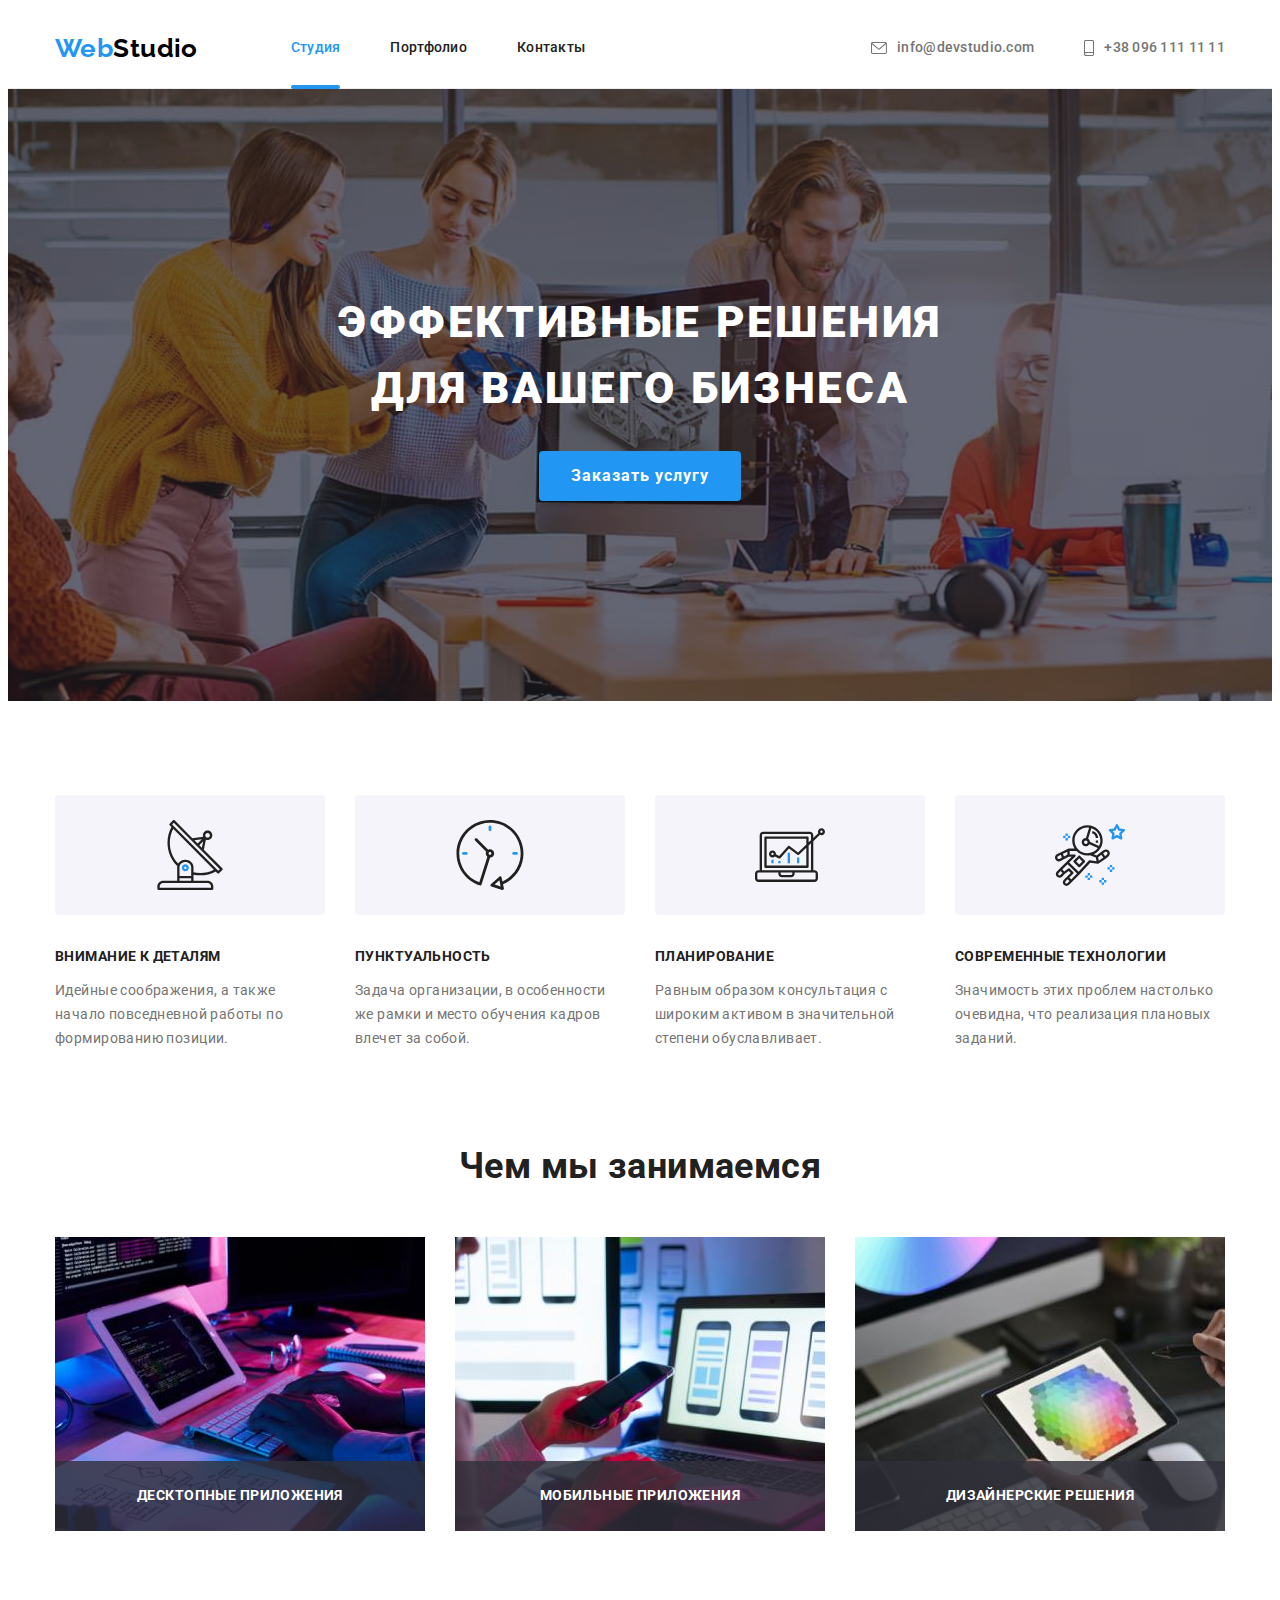
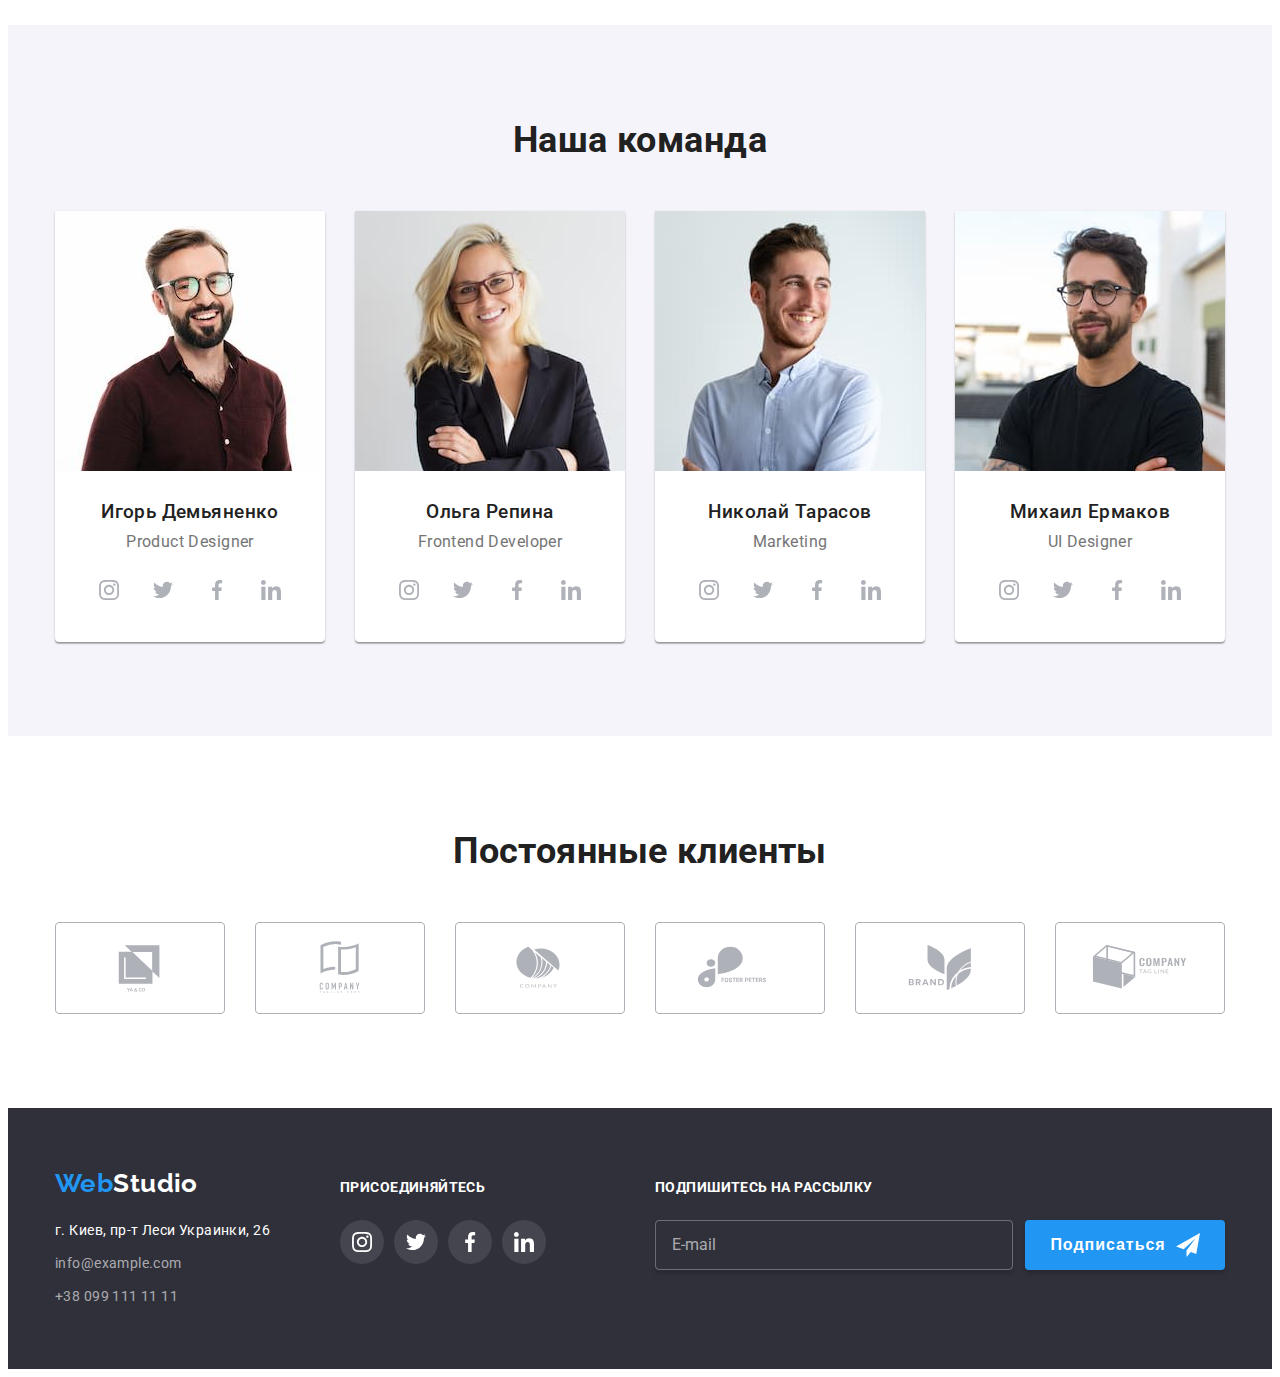
<file: index.html>
<!DOCTYPE html>
<html lang="ru">
  <head>
    <meta charset="UTF-8" />
    <meta http-equiv="X-UA-Compatible" content="IE=edge" />
    <meta name="viewport" content="width=device-width, initial-scale=1.0" />
    <title>Студия_ВМ</title>

    <link rel="preconnect" href="https://fonts.googleapis.com" />
    <link rel="preconnect" href="https://fonts.gstatic.com" crossorigin />
    <link
      href="https://fonts.googleapis.com/css2?family=Raleway:wght@700&family=Roboto:wght@400;500;700;900&display=swap"
      rel="stylesheet"
    />

    <link
      rel="stylesheet"
      href="https://cdnjs.cloudflare.com/ajax/libs/modern-normalize/1.1.0/modern-normalize.min.css"
      integrity="sha512-wpPYUAdjBVSE4KJnH1VR1HeZfpl1ub8YT/NKx4PuQ5NmX2tKuGu6U/JRp5y+Y8XG2tV+wKQpNHVUX03MfMFn9Q=="
      crossorigin="anonymous"
      referrerpolicy="no-referrer"
    />

    <link rel="stylesheet" href="./css/styles.css" />
  </head>
  <body>
    <header class="header">
      <div class="header-menu container">
        <a href="./index.html" class="logo"
          >Web<span class="accent-logo">Studio</span></a
        >
        <nav>
          <ul class="site-nav">
            <li class="nav-item">
              <a href="./index.html" class="nav-link current">Студия</a>
            </li>
            <li class="nav-item">
              <a href="./portfolio.html" class="nav-link">Портфолио</a>
            </li>
            <li class="nav-item">
              <a href="" class="nav-link">Контакты</a>
            </li>
          </ul>
        </nav>
        <ul class="contacts-nav">
          <li class="nav-item">
            <a href="mailto:info@devstudio.com" class="nav-link contacts-color">
              <svg class="nav-icon" width="16px" height="12px">
                <use href="./img/icons.svg#envelope"></use>
              </svg>
              info@devstudio.com</a
            >
          </li>
          <li class="nav-item">
            <a href="tel:+380961111111" class="nav-link contacts-color">
              <svg class="nav-icon" width="10px" height="16px">
                <use href="./img/icons.svg#smartphone"></use>
              </svg>
              +38 096 111 11 11</a
            >
          </li>
        </ul>
      </div>
    </header>
    <main>
      <!-- hero -->
      <section class="hero">
        <div class="container">
          <h1 class="hero-title">Эффективные решения для вашего бизнеса</h1>
          <button class="hero-button" type="button" data-modal-open>
            Заказать услугу
          </button>
        </div>
      </section>
      <!-- benefits -->
      <section class="section">
        <div class="container">
          <h2 class="visually-hidden">Наши преимущества</h2>
          <ul class="benefits-list">
            <li class="benefits-item">
              <div class="benefits-icon-bg">
                <svg class="benefits-icon">
                  <use href="./img/icons.svg#antenna"></use>
                </svg>
              </div>
              <h3 class="benefits-title">Внимание к деталям</h3>
              <p class="benefits-text">
                Идейные соображения, а также начало повседневной работы по
                формированию позиции.
              </p>
            </li>
            <li class="benefits-item">
              <div class="benefits-icon-bg">
                <svg class="benefits-icon">
                  <use href="./img/icons.svg#clock"></use>
                </svg>
              </div>
              <h3 class="benefits-title">Пунктуальность</h3>
              <p class="benefits-text">
                Задача организации, в особенности же рамки и место обучения
                кадров влечет за собой.
              </p>
            </li>
            <li class="benefits-item">
              <div class="benefits-icon-bg">
                <svg class="benefits-icon">
                  <use href="./img/icons.svg#diagram"></use>
                </svg>
              </div>
              <h3 class="benefits-title">Планирование</h3>
              <p class="benefits-text">
                Равным образом консультация с широким активом в значительной
                степени обуславливает.
              </p>
            </li>
            <li class="benefits-item">
              <div class="benefits-icon-bg">
                <svg class="benefits-icon">
                  <use href="./img/icons.svg#astronaut"></use>
                </svg>
              </div>
              <h3 class="benefits-title">Современные технологии</h3>
              <p class="benefits-text">
                Значимость этих проблем настолько очевидна, что реализация
                плановых заданий.
              </p>
            </li>
          </ul>
        </div>
      </section>
      <!-- doing -->
      <section class="doing section">
        <div class="container">
          <h2 class="title-second">Чем мы занимаемся</h2>
          <ul class="doing-list">
            <li class="doing-item">
              <img
                src="./img/keyboard.jpg"
                alt="верстаем сайт"
                width="370"
                height="294"
              />
              <div class="doing-label">
                <p class="doing-label-text">Десктопные приложения</p>
              </div>
            </li>
            <li class="doing-item">
              <img
                src="./img/smartphone.jpg"
                alt="оптимизируем под мобильные устройства"
                width="370"
                height="294"
              />
              <div class="doing-label">
                <p class="doing-label-text">Мобильные приложения</p>
              </div>
            </li>
            <li class="doing-item">
              <img
                src="./img/tablet.jpg"
                alt="красочно наполняем контент"
                width="370"
                height="294"
              />
              <div class="doing-label">
                <p class="doing-label-text">Дизайнерские решения</p>
              </div>
            </li>
          </ul>
        </div>
      </section>
      <!-- team -->
      <section class="team section">
        <div class="container">
          <h2 class="title-second">Наша команда</h2>
          <ul class="team-list">
            <li class="team-item">
              <img
                src="./img/igor_demjanenko.jpg"
                alt="фото Игоря Демьяненко"
                width="270"
                height="260"
              />
              <div class="team-text-conteiner">
                <h3 class="team-title">Игорь Демьяненко</h3>
                <p class="team-text">Product Designer</p>
                <ul class="team-icon-list">
                  <li class="team-icon-item">
                    <a
                      href=""
                      target="_blank"
                      rel="noreferrer noopener"
                      class="team-icon-link"
                    >
                      <svg class="team-social-ico" width="20px" height="20px">
                        <use href="./img/icons.svg#instagram"></use>
                      </svg>
                    </a>
                  </li>
                  <li class="team-icon-item">
                    <a
                      href=""
                      target="_blank"
                      rel="noreferrer noopener"
                      class="team-icon-link"
                    >
                      <svg class="team-social-ico" width="20px" height="20px">
                        <use href="./img/icons.svg#twitter"></use>
                      </svg>
                    </a>
                  </li>
                  <li class="team-icon-item">
                    <a
                      href=""
                      target="_blank"
                      rel="noreferrer noopener"
                      class="team-icon-link"
                    >
                      <svg class="team-social-ico" width="20px" height="20px">
                        <use href="./img/icons.svg#facebook"></use>
                      </svg>
                    </a>
                  </li>
                  <li class="team-icon-item">
                    <a
                      href=""
                      target="_blank"
                      rel="noreferrer noopener"
                      class="team-icon-link"
                    >
                      <svg class="team-social-ico" width="20px" height="20px">
                        <use href="./img/icons.svg#linkedin"></use>
                      </svg>
                    </a>
                  </li>
                </ul>
              </div>
            </li>
            <li class="team-item">
              <img
                src="./img/olga_repina.jpg"
                alt="фото Ольга Репина"
                width="270"
                height="260"
              />
              <div class="team-text-conteiner">
                <h3 class="team-title">Ольга Репина</h3>
                <p class="team-text">Frontend Developer</p>
                <ul class="team-icon-list">
                  <li class="team-icon-item">
                    <a
                      href=""
                      target="_blank"
                      rel="noreferrer noopener"
                      class="team-icon-link"
                    >
                      <svg class="team-social-ico" width="20px" height="20px">
                        <use href="./img/icons.svg#instagram"></use>
                      </svg>
                    </a>
                  </li>
                  <li class="team-icon-item">
                    <a
                      href=""
                      target="_blank"
                      rel="noreferrer noopener"
                      class="team-icon-link"
                    >
                      <svg class="team-social-ico" width="20px" height="20px">
                        <use href="./img/icons.svg#twitter"></use>
                      </svg>
                    </a>
                  </li>
                  <li class="team-icon-item">
                    <a
                      href=""
                      target="_blank"
                      rel="noreferrer noopener"
                      class="team-icon-link"
                    >
                      <svg class="team-social-ico" width="20px" height="20px">
                        <use href="./img/icons.svg#facebook"></use>
                      </svg>
                    </a>
                  </li>
                  <li class="team-icon-item">
                    <a
                      href=""
                      target="_blank"
                      rel="noreferrer noopener"
                      class="team-icon-link"
                    >
                      <svg class="team-social-ico" width="20px" height="20px">
                        <use href="./img/icons.svg#linkedin"></use>
                      </svg>
                    </a>
                  </li>
                </ul>
              </div>
            </li>
            <li class="team-item">
              <img
                src="./img/nikolaj_tarasov.jpg"
                alt="фото Николай Тарасов"
                width="270"
                height="260"
              />
              <div class="team-text-conteiner">
                <h3 class="team-title">Николай Тарасов</h3>
                <p class="team-text">Marketing</p>
                <ul class="team-icon-list">
                  <li class="team-icon-item">
                    <a
                      href=""
                      target="_blank"
                      rel="noreferrer noopener"
                      class="team-icon-link"
                    >
                      <svg class="team-social-ico" width="20px" height="20px">
                        <use href="./img/icons.svg#instagram"></use>
                      </svg>
                    </a>
                  </li>
                  <li class="team-icon-item">
                    <a
                      href=""
                      target="_blank"
                      rel="noreferrer noopener"
                      class="team-icon-link"
                    >
                      <svg class="team-social-ico" width="20px" height="20px">
                        <use href="./img/icons.svg#twitter"></use>
                      </svg>
                    </a>
                  </li>
                  <li class="team-icon-item">
                    <a
                      href=""
                      target="_blank"
                      rel="noreferrer noopener"
                      class="team-icon-link"
                    >
                      <svg class="team-social-ico" width="20px" height="20px">
                        <use href="./img/icons.svg#facebook"></use>
                      </svg>
                    </a>
                  </li>
                  <li class="team-icon-item">
                    <a
                      href=""
                      target="_blank"
                      rel="noreferrer noopener"
                      class="team-icon-link"
                    >
                      <svg class="team-social-ico" width="20px" height="20px">
                        <use href="./img/icons.svg#linkedin"></use>
                      </svg>
                    </a>
                  </li>
                </ul>
              </div>
            </li>
            <li class="team-item">
              <img
                src="./img/mihail_ermak.jpg"
                alt="фото Михаил Ермаков"
                width="270"
                height="260"
              />
              <div class="team-text-conteiner">
                <h3 class="team-title">Михаил Ермаков</h3>
                <p class="team-text">UI Designer</p>
                <ul class="team-icon-list">
                  <li class="team-icon-item">
                    <a
                      href=""
                      target="_blank"
                      rel="noreferrer noopener"
                      class="team-icon-link"
                    >
                      <svg class="team-social-ico" width="20px" height="20px">
                        <use href="./img/icons.svg#instagram"></use>
                      </svg>
                    </a>
                  </li>
                  <li class="team-icon-item">
                    <a
                      href=""
                      target="_blank"
                      rel="noreferrer noopener"
                      class="team-icon-link"
                    >
                      <svg class="team-social-ico" width="20px" height="20px">
                        <use href="./img/icons.svg#twitter"></use>
                      </svg>
                    </a>
                  </li>
                  <li class="team-icon-item">
                    <a
                      href=""
                      target="_blank"
                      rel="noreferrer noopener"
                      class="team-icon-link"
                    >
                      <svg class="team-social-ico" width="20px" height="20px">
                        <use href="./img/icons.svg#facebook"></use>
                      </svg>
                    </a>
                  </li>
                  <li class="team-icon-item">
                    <a
                      href=""
                      target="_blank"
                      rel="noreferrer noopener"
                      class="team-icon-link"
                    >
                      <svg class="team-social-ico" width="20px" height="20px">
                        <use href="./img/icons.svg#linkedin"></use>
                      </svg>
                    </a>
                  </li>
                </ul>
              </div>
            </li>
          </ul>
        </div>
      </section>
      <!-- clients -->
      <section class="section">
        <div class="container">
          <h2 class="title-second">Постоянные клиенты</h2>
          <ul class="clients-list">
            <li class="clients-item">
              <a
                href=""
                target="_blank"
                rel="noreferrer noopener"
                class="clients-icon-link"
              >
                <svg class="clients-icon" width="106px" height="60px">
                  <use href="./img/icons.svg#logo-ya-co"></use>
                </svg>
              </a>
            </li>
            <li class="clients-item">
              <a
                href=""
                target="_blank"
                rel="noreferrer noopener"
                class="clients-icon-link"
              >
                <svg class="clients-icon" width="106px" height="60px">
                  <use href="./img/icons.svg#logo-company-here"></use>
                </svg>
              </a>
            </li>
            <li class="clients-item">
              <a
                href=""
                target="_blank"
                rel="noreferrer noopener"
                class="clients-icon-link"
              >
                <svg class="clients-icon" width="106px" height="60px">
                  <use href="./img/icons.svg#logo-company"></use>
                </svg>
              </a>
            </li>
            <li class="clients-item">
              <a
                href=""
                target="_blank"
                rel="noreferrer noopener"
                class="clients-icon-link"
              >
                <svg class="clients-icon" width="106px" height="60px">
                  <use href="./img/icons.svg#logo-foster-peters"></use>
                </svg>
              </a>
            </li>
            <li class="clients-item">
              <a
                href=""
                target="_blank"
                rel="noreferrer noopener"
                class="clients-icon-link"
              >
                <svg class="clients-icon" width="106px" height="60px">
                  <use href="./img/icons.svg#logo-brand"></use>
                </svg>
              </a>
            </li>
            <li class="clients-item">
              <a
                href=""
                target="_blank"
                rel="noreferrer noopener"
                class="clients-icon-link"
              >
                <svg class="clients-icon" width="106px" height="60px">
                  <use href="./img/icons.svg#company-tag"></use>
                </svg>
              </a>
            </li>
          </ul>
        </div>
      </section>
    </main>
    <footer class="page-footer">
      <div class="container footer-container">
        <div class="footer-contacts">
          <a href="./index.html" class="logo footer-logo"
            >Web<span class="accent-logo-footer">Studio</span></a
          >
          <address class="contacts">
            <ul class="contacts-list">
              <li class="contacts-item">
                <a href="" class="contacts-link-map"
                  >г. Киев, пр-т Леси Украинки, 26</a
                >
              </li>
              <li class="contacts-item">
                <a href="mailto:info@example.com" class="contacts-link-f"
                  >info@example.com</a
                >
              </li>
              <li class="contacts-item">
                <a href="tel:+380961111111" class="contacts-link-f"
                  >+38 099 111 11 11</a
                >
              </li>
            </ul>
          </address>
        </div>
        <div class="join">
          <p class="join-text">присоединяйтесь</p>
          <ul class="team-icon-list">
            <li class="team-icon-item">
              <a
                href=""
                target="_blank"
                rel="noreferrer noopener"
                class="team-icon-link join-icon"
              >
                <svg class="join-social-ico" width="20px" height="20px">
                  <use href="./img/icons.svg#instagram"></use>
                </svg>
              </a>
            </li>
            <li class="team-icon-item">
              <a
                href=""
                target="_blank"
                rel="noreferrer noopener"
                class="team-icon-link join-icon"
              >
                <svg class="join-social-ico" width="20px" height="20px">
                  <use href="./img/icons.svg#twitter"></use>
                </svg>
              </a>
            </li>
            <li class="team-icon-item">
              <a
                href=""
                target="_blank"
                rel="noreferrer noopener"
                class="team-icon-link join-icon"
              >
                <svg class="join-social-ico" width="20px" height="20px">
                  <use href="./img/icons.svg#facebook"></use>
                </svg>
              </a>
            </li>
            <li class="team-icon-item">
              <a
                href=""
                target="_blank"
                rel="noreferrer noopener"
                class="team-icon-link join-icon"
              >
                <svg class="join-social-ico" width="20px" height="20px">
                  <use href="./img/icons.svg#linkedin"></use>
                </svg>
              </a>
            </li>
          </ul>
        </div>

        <div class="subscription">
          <p class="join-text">Подпишитесь на рассылку</p>
          <form class="footer-form">
            <input
              class="footer-form-input"
              name="email"
              type="email"
              placeholder="E-mail"
              required
            /><button class="subscription-btn" type="submit">
                Подписаться
                <svg class="subscription-icon" width="24px" height="24px">
                  <use href="./img/icons.svg#icon-send"></use>
                </svg>
            </button>
          </form>
        </div>
      </div>
    </footer>
    <!-- modal -->
    <div class="backdrop is-hidden" data-modal>
      <div class="modal">
        <form class="modal-form">
          <p class="modal-form-title">
            Оставьте свои данные, мы вам перезвоним
          </p>
          <label class="modal-form-label">
            Имя
            <span class="modal-form-wrapper">
              <input
                class="modal-form-input"
                name="user-name"
                type="text"
                minlength="2"
                pattern="[a-zA-Zа-яёА-ЯЁ]+"
                title="Имя должно содержать символы кириллицы или латиницы"
                required
              />
              <svg class="modal-form-icon" width="18px" height="18px">
                <use href="./img/icons.svg#person-modal"></use>
              </svg>
            </span>
          </label>

          <label class="modal-form-label">
            Телефон
            <span class="modal-form-wrapper">
              <input
                class="modal-form-input"
                name="user-tel"
                type="tel"
                title="063-000-00-00"
                pattern="[0-9]{3}-[0-9]{3}-[0-9]{2}-[0-9]{2}"
                required
              />
              <svg class="modal-form-icon" width="18px" height="18px">
                <use href="./img/icons.svg#phone-modal"></use>
              </svg>
            </span>
          </label>

          <label class="modal-form-label">
            Почта
            <span class="modal-form-wrapper">
              <input
                class="modal-form-input"
                name="user-mail"
                type="email"
                required
              />
              <svg class="modal-form-icon" width="18px" height="18px">
                <use href="./img/icons.svg#email-modal"></use>
              </svg>
            </span>
          </label>

          <label class="modal-form-label textarea-margin">
            Комментарий
            <textarea
              class="modal-form-textarea"
              name="comment"
              placeholder="Введите текст"
            ></textarea>
          </label>

          <input
            type="checkbox"
            id="accept-policy"
            class="modal-form-checkbox visually-hidden"
          />

          <label for="accept-policy" class="modal-form-checkbox-label">
            Соглашаюсь с рассылкой и принимаю &nbsp;
            <a href="" class="form-agreement" target="_blank"
              >Условия договора</a
            >
          </label>

          <button class="modal-form-btn" type="submit">Отправить</button>
        </form>

        <button class="modal-btn" data-modal-close>
          <svg class="modal-btn-icon" width="18px" height="18px">
            <use href="./img/icons.svg#close-btn"></use>
          </svg>
        </button>
      </div>
    </div>

    <script src="./js/modal.js"></script>
  </body>
</html>
</file>
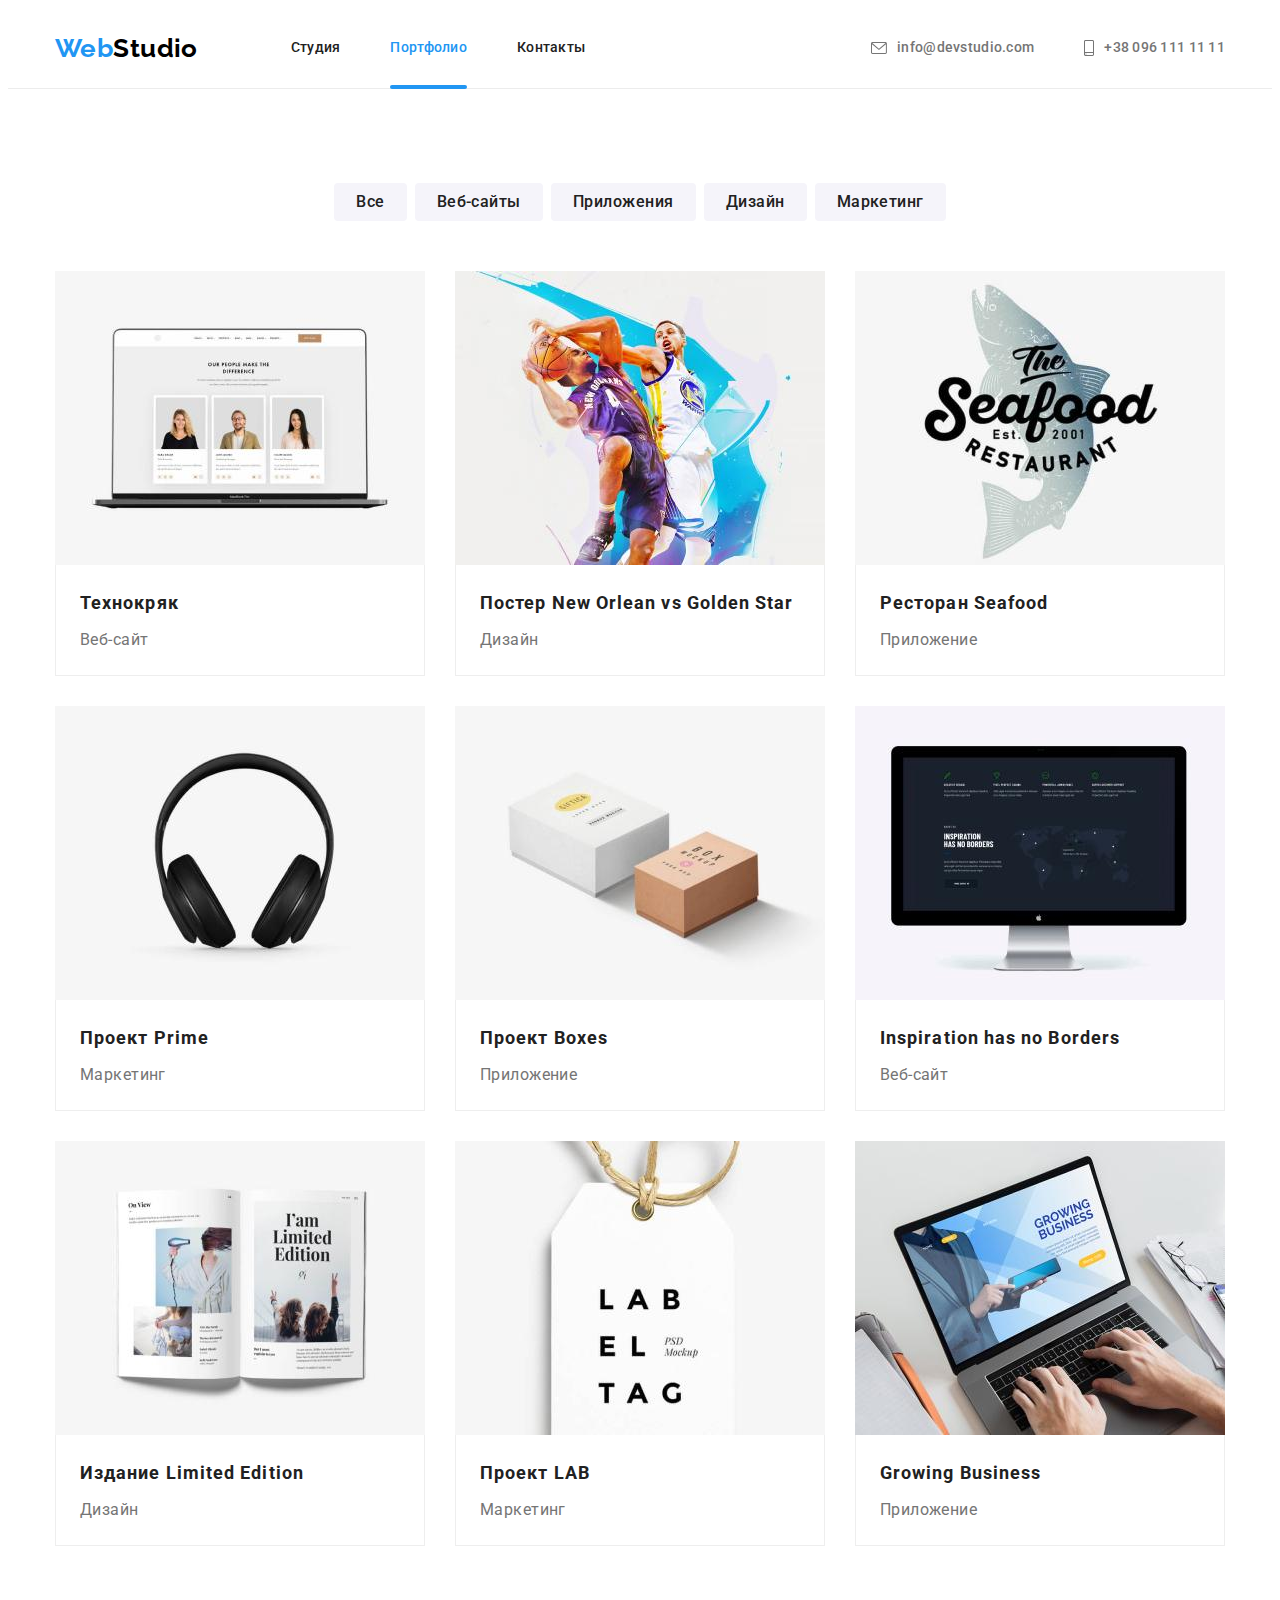
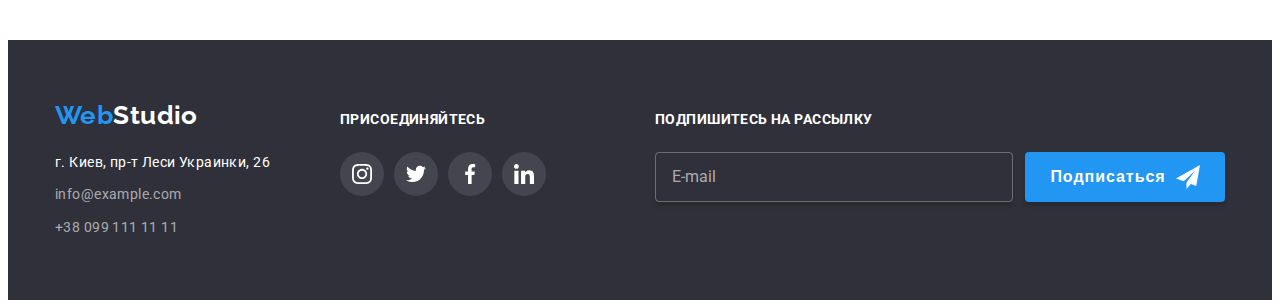
<file: portfolio.html>
<!DOCTYPE html>
<html lang="ru">
  <head>
    <meta charset="UTF-8" />
    <meta http-equiv="X-UA-Compatible" content="IE=edge" />
    <meta name="viewport" content="width=device-width, initial-scale=1.0" />
    <title>Студия_ВМ</title>

    <link rel="preconnect" href="https://fonts.googleapis.com" />
    <link rel="preconnect" href="https://fonts.gstatic.com" crossorigin />
    <link
      href="https://fonts.googleapis.com/css2?family=Raleway:wght@700&family=Roboto:wght@400;500;700;900&display=swap"
      rel="stylesheet"
    />

    <link
      rel="stylesheet"
      href="https://cdnjs.cloudflare.com/ajax/libs/modern-normalize/1.1.0/modern-normalize.min.css"
      integrity="sha512-wpPYUAdjBVSE4KJnH1VR1HeZfpl1ub8YT/NKx4PuQ5NmX2tKuGu6U/JRp5y+Y8XG2tV+wKQpNHVUX03MfMFn9Q=="
      crossorigin="anonymous"
      referrerpolicy="no-referrer"
    />

    <link rel="stylesheet" href="./css/styles.css" />
  </head>
  <body>
    <header class="header">
      <div class="header-menu container">
        <a href="./index.html" class="logo"
          >Web<span class="accent-logo">Studio</span></a
        >
        <nav>
          <ul class="site-nav">
            <li class="nav-item">
              <a href="./index.html" class="nav-link">Студия</a>
            </li>
            <li class="nav-item lable">
              <a href="./portfolio.html" class="nav-link current">Портфолио</a>
            </li>
            <li class="nav-item">
              <a href="" class="nav-link">Контакты</a>
            </li>
          </ul>
        </nav>
        <ul class="contacts-nav">
          <li class="nav-item">
            <a href="mailto:info@devstudio.com" class="nav-link contacts-color">
              <svg class="nav-icon" width="16px" height="12px">
                <use href="./img/icons.svg#envelope"></use>
              </svg>
              info@devstudio.com</a
            >
          </li>
          <li class="nav-item">
            <a href="tel:+380961111111" class="nav-link contacts-color">
              <svg class="nav-icon" width="10px" height="16px">
                <use href="./img/icons.svg#smartphone"></use>
              </svg>
              +38 096 111 11 11</a
            >
          </li>
        </ul>
      </div>
    </header>
    <main>
      <section class="section">
        <div class="container">
          <h1 class="visually-hidden">Наши проекты</h1>
          <ul class="filter">
            <li class="filter-item">
              <button class="filter-button" type="button">Все</button>
            </li>
            <li class="filter-item">
              <button class="filter-button" type="button">Веб-сайты</button>
            </li>
            <li class="filter-item">
              <button class="filter-button" type="button">Приложения</button>
            </li>
            <li class="filter-item">
              <button class="filter-button" type="button">Дизайн</button>
            </li>
            <li class="filter-item">
              <button class="filter-button" type="button">Маркетинг</button>
            </li>
          </ul>
          <!-- projects -->
          <ul class="projects-list">
            <li class="projects-item">
              <a href="" class="projects-link">
                <div class="projects-box">
                  <img
                    src="./img/portfolio/tehnokrak.jpg"
                    alt="Технокряк"
                    class="img-portfolio"
                    width="370"
                    height="294"
                  />
                  <div class="projects-overlay">
                    <p class="projects-overlay-text">
                      Технокряк это современная площадка распространения
                      коронавируса. Компании используют эту платформу для
                      цифрового шпионажа и атак на защищённые сервера
                      конкурентов.
                    </p>
                  </div>
                </div>
                <div class="projects-text">
                  <h2 class="title-portfolio">Технокряк</h2>
                  <p class="text-portfolio">Веб-сайт</p>
                </div>
              </a>
            </li>
            <li class="projects-item">
              <a href="" class="projects-link">
                <div class="projects-box">
                  <img
                    src="./img/portfolio/poster-new-orlean.jpg"
                    alt="Постер"
                    class="img-portfolio"
                    width="370"
                    height="294"
                  />
                  <div class="projects-overlay">
                    <p class="projects-overlay-text">
                      Технокряк это современная площадка распространения
                      коронавируса. Компании используют эту платформу для
                      цифрового шпионажа и атак на защищённые сервера
                      конкурентов.
                    </p>
                  </div>
                </div>
                <div class="projects-text">
                  <h2 class="title-portfolio">
                    Постер New Orlean vs Golden Star
                  </h2>
                  <p class="text-portfolio">Дизайн</p>
                </div>
              </a>
            </li>
            <li class="projects-item">
              <a href="" class="projects-link">
                <div class="projects-box">
                  <img
                    src="./img/portfolio/restoran-seafood.jpg"
                    alt="Ресторан"
                    class="img-portfolio"
                    width="370"
                    height="294"
                  />
                  <div class="projects-overlay">
                    <p class="projects-overlay-text">
                      Технокряк это современная площадка распространения
                      коронавируса. Компании используют эту платформу для
                      цифрового шпионажа и атак на защищённые сервера
                      конкурентов.
                    </p>
                  </div>
                </div>
                <div class="projects-text">
                  <h2 class="title-portfolio">Ресторан Seafood</h2>
                  <p class="text-portfolio">Приложение</p>
                </div>
              </a>
            </li>
            <li class="projects-item">
              <a href="" class="projects-link">
                <div class="projects-box">
                  <img
                    src="./img/portfolio/project-prime.jpg"
                    alt="Наушники"
                    class="img-portfolio"
                    width="370"
                    height="294"
                  />
                  <div class="projects-overlay">
                    <p class="projects-overlay-text">
                      Технокряк это современная площадка распространения
                      коронавируса. Компании используют эту платформу для
                      цифрового шпионажа и атак на защищённые сервера
                      конкурентов.
                    </p>
                  </div>
                </div>
                <div class="projects-text">
                  <h2 class="title-portfolio">Проект Prime</h2>
                  <p class="text-portfolio">Маркетинг</p>
                </div>
              </a>
            </li>
            <li class="projects-item">
              <a href="" class="projects-link">
                <div class="projects-box">
                  <img
                    src="./img/portfolio/project-boxes.jpg"
                    alt="Коробки"
                    class="img-portfolio"
                    width="370"
                    height="294"
                  />
                  <div class="projects-overlay">
                    <p class="projects-overlay-text">
                      Технокряк это современная площадка распространения
                      коронавируса. Компании используют эту платформу для
                      цифрового шпионажа и атак на защищённые сервера
                      конкурентов.
                    </p>
                  </div>
                </div>
                <div class="projects-text">
                  <h2 class="title-portfolio">Проект Boxes</h2>
                  <p class="text-portfolio">Приложение</p>
                </div>
              </a>
            </li>
            <li class="projects-item">
              <a href="" class="projects-link">
                <div class="projects-box">
                  <img
                    src="./img/portfolio/inspiration.jpg"
                    alt="Вдохновения без границ"
                    class="img-portfolio"
                    width="370"
                    height="294"
                  />
                  <div class="projects-overlay">
                    <p class="projects-overlay-text">
                      Технокряк это современная площадка распространения
                      коронавируса. Компании используют эту платформу для
                      цифрового шпионажа и атак на защищённые сервера
                      конкурентов.
                    </p>
                  </div>
                </div>
                <div class="projects-text">
                  <h2 class="title-portfolio">Inspiration has no Borders</h2>
                  <p class="text-portfolio">Веб-сайт</p>
                </div>
              </a>
            </li>
            <li class="projects-item">
              <a href="" class="projects-link">
                <div class="projects-box">
                  <img
                    src="./img/portfolio/izdanie-limitet.jpg"
                    alt="Лимитированое издание"
                    class="img-portfolio"
                    width="370"
                    height="294"
                  />
                  <div class="projects-overlay">
                    <p class="projects-overlay-text">
                      Технокряк это современная площадка распространения
                      коронавируса. Компании используют эту платформу для
                      цифрового шпионажа и атак на защищённые сервера
                      конкурентов.
                    </p>
                  </div>
                </div>
                <div class="projects-text">
                  <h2 class="title-portfolio">Издание Limited Edition</h2>
                  <p class="text-portfolio">Дизайн</p>
                </div>
              </a>
            </li>
            <li class="projects-item">
              <a href="" class="projects-link">
                <div class="projects-box">
                  <img
                    src="./img/portfolio/project-lab.jpg"
                    alt="Проект Лаб"
                    class="img-portfolio"
                    width="370"
                    height="294"
                  />
                  <div class="projects-overlay">
                    <p class="projects-overlay-text">
                      Технокряк это современная площадка распространения
                      коронавируса. Компании используют эту платформу для
                      цифрового шпионажа и атак на защищённые сервера
                      конкурентов.
                    </p>
                  </div>
                </div>
                <div class="projects-text">
                  <h2 class="title-portfolio">Проект LAB</h2>
                  <p class="text-portfolio">Маркетинг</p>
                </div>
              </a>
            </li>
            <li class="projects-item">
              <a href="" class="projects-link">
                <div class="projects-box">
                  <img
                    src="./img/portfolio/growing-business.jpg"
                    alt="Растущий бизнес"
                    class="img-portfolio"
                    width="370"
                    height="294"
                  />
                  <div class="projects-overlay">
                    <p class="projects-overlay-text">
                      Технокряк это современная площадка распространения
                      коронавируса. Компании используют эту платформу для
                      цифрового шпионажа и атак на защищённые сервера
                      конкурентов.
                    </p>
                  </div>
                </div>
                <div class="projects-text">
                  <h2 class="title-portfolio">Growing Business</h2>
                  <p class="text-portfolio">Приложение</p>
                </div>
              </a>
            </li>
          </ul>
        </div>
      </section>
    </main>
    <footer class="page-footer">
      <div class="container footer-container">
        <div class="footer-contacts">
          <a href="./index.html" class="logo footer-logo"
            >Web<span class="accent-logo-footer">Studio</span></a
          >
          <address class="contacts">
            <ul class="contacts-list">
              <li class="contacts-item">
                <a href="" class="contacts-link-map"
                  >г. Киев, пр-т Леси Украинки, 26</a
                >
              </li>
              <li class="contacts-item">
                <a href="mailto:info@example.com" class="contacts-link-f"
                  >info@example.com</a
                >
              </li>
              <li class="contacts-item">
                <a href="tel:+380961111111" class="contacts-link-f"
                  >+38 099 111 11 11</a
                >
              </li>
            </ul>
          </address>
        </div>
        <div class="join">
          <p class="join-text">присоединяйтесь</p>
          <ul class="team-icon-list">
            <li class="team-icon-item">
              <a
                href=""
                target="_blank"
                rel="noreferrer noopener"
                class="team-icon-link join-icon"
              >
                <svg class="join-social-ico" width="20px" height="20px">
                  <use href="./img/icons.svg#instagram"></use>
                </svg>
              </a>
            </li>
            <li class="team-icon-item">
              <a
                href=""
                target="_blank"
                rel="noreferrer noopener"
                class="team-icon-link join-icon"
              >
                <svg class="join-social-ico" width="20px" height="20px">
                  <use href="./img/icons.svg#twitter"></use>
                </svg>
              </a>
            </li>
            <li class="team-icon-item">
              <a
                href=""
                target="_blank"
                rel="noreferrer noopener"
                class="team-icon-link join-icon"
              >
                <svg class="join-social-ico" width="20px" height="20px">
                  <use href="./img/icons.svg#facebook"></use>
                </svg>
              </a>
            </li>
            <li class="team-icon-item">
              <a
                href=""
                target="_blank"
                rel="noreferrer noopener"
                class="team-icon-link join-icon"
              >
                <svg class="join-social-ico" width="20px" height="20px">
                  <use href="./img/icons.svg#linkedin"></use>
                </svg>
              </a>
            </li>
          </ul>
        </div>

        <div class="subscription">
          <p class="join-text">Подпишитесь на рассылку</p>
          <form class="footer-form">
            <input
              class="footer-form-input"
              name="email"
              type="email"
              placeholder="E-mail"
              required
            /><button class="subscription-btn" type="submit">
                Подписаться
                <svg class="subscription-icon" width="24px" height="24px">
                  <use href="./img/icons.svg#icon-send"></use>
                </svg>
            </button>
          </form>
        </div>
      </div>
    </footer>
  </body>
</html>
</file>
<file: css/styles.css>
:root {
    --primary-text-color: #757575;
    --title-text-color: #212121;
    --accent-color: #2196F3;
    --basic-white-color: #ffffff;
    --basic-dark-color: #2F303A;
    --primary-icon-color: #AFB1B8;

}

*,
*::before,
*::after {
  box-sizing: border-box;
}

body {
    background-color: var(--basic-white-color);
    color: var(--primary-text-color);

    font-family: 'Roboto', sans-serif;
    font-size: 14px;
    line-height: 1.71;
    letter-spacing: 0.03em;
}


/* hover focus */

.nav-link:hover,
.nav-link:focus,

.contacts-link-map:hover,
.contacts-link-map:focus,
.contacts-link-f:hover,
.contacts-link-f:focus {
    color: var(--accent-color);
}


/* ----- global style ----- */

.section {
    padding-top: 94px;
    padding-bottom: 94px;
}

.container {
    width: 1200px;
    padding-left:  15px;
    padding-right: 15px;
    margin-right: auto;
    margin-left: auto;
}


.visually-hidden {
    position: absolute;
    white-space: nowrap;
    width: 1px;
    height: 1px;
    overflow: hidden;
    border: 0;
    padding: 0;
    clip: rect(0 0 0 0);
    clip-path: inset(50%);
    margin: -1px;
  }

a {
    text-decoration: none;
}

ul {
    padding: 0;
    margin: 0;
    list-style: none;
}

img {
    display: block;
    max-width: 100%;
    height: auto;
}

h1, h2, h3, p {
    margin-top: 0;
    margin-bottom: 0;
}


/* ----- header ----- */

/* logo */

.header {
    border-bottom: 1px solid #ECECEC;
}

.header-menu {
    display: flex;
    align-items: center;
}

.logo {
    margin-right: 93px;

    color: var(--accent-color);
    font-family: Raleway, sans-serif;
    font-weight: 700;
    font-size: 26px;
    line-height: 1.19;
}

.accent-logo {
    color: #000000;
}

/* nav */

.site-nav {
    display: flex;
}

.nav-item + .nav-item {
    margin-left: 50px;
}

.contacts-nav {
    display: flex;
    margin-left: auto;

}
.nav-link {
    display: block;
    padding-top: 32px;
    padding-bottom: 32px;

    font-weight: 500;
    letter-spacing: 0.02em;
    line-height: 1.14;
    color: var(--title-text-color);

    position: relative;

    transition: color 250ms cubic-bezier(0.4, 0, 0.2, 1);
}

.nav-link.current {
    color: var(--accent-color);
}

.nav-link.current::after {
    content: '';
    display: block;
    width: 100%;
    height: 4px;
    border-radius: 2px;
    background-color: var(--accent-color);

    position: absolute;
    left: 0;
    bottom: -1px;

}

.contacts-color {
    color: var(--primary-text-color);
    display: flex;
    align-items: center;
}

.nav-icon {
    margin-right: 10px;
    fill: currentColor;

}

.nav-link:hover .nav-icon,
.nav-link:focus .nav-icon {
    fill: currentColor;
}


/* ----- studia ----- */

/* hero */

.hero {
    padding-top: 200px;
    padding-bottom: 200px;
    background-color: #C4C4C4;
    text-align: center;
    background-image: linear-gradient(
        rgba(47, 48, 58, 0.4), 
        rgba(47, 48, 58, 0.4)
        ), 
        url(../img/hero-bg.jpg);
    background-repeat: no-repeat;
    background-size: cover;
    background-position: center;
    max-width: 1600px;
    margin: 0 auto;
}

.hero-title {
    width: 680px;
    margin: 0 auto 30px;

    color: var(--basic-white-color);
    font-weight: 900;
    font-size: 44px;
    line-height: 1.5;
    letter-spacing: 0.06em;
    text-transform: uppercase;
}

.hero-button {
    display: inline-block;
    border-radius: 4px;
    padding: 10px 32px;

    cursor: pointer;
    border: transparent;

    background-color: var(--accent-color);
    color: var(--basic-white-color);
    font-family: inherit;
    font-weight: 700;
    font-size: 16px;
    line-height: 1.87;
    letter-spacing: 0.06em;
    text-align: center;
    box-shadow: 0px 4px 4px rgba(0, 0, 0, 0.15);

    transition: color 250ms cubic-bezier(0.4, 0, 0.2, 1),
    background-color 250ms cubic-bezier(0.4, 0, 0.2, 1),
    box-shadow 250ms cubic-bezier(0.4, 0, 0.2, 1);
}
.hero-button:hover,
.hero-button:focus {
    color: var(--accent-color);
    background-color: var(--basic-white-color);
    box-shadow: 0 0 0 rgba(0, 0, 0, 0);
}


.title-second {
    margin-bottom: 50px;
    text-align: center;

    font-weight: 700;
    font-size: 36px;
    line-height: 1.17;
    color: var(--title-text-color);
}


/* benefits */

.benefits-list {
    display: flex;
    margin-left: -30px;
}

.benefits-item {
    flex-basis: calc(100% / 4 - 30px);
    margin-left: 30px;
}

.benefits-icon-bg {
    display: flex;
    height: 120px;
    margin-bottom: 30px;
    align-items: center;
    justify-content: center;
    border-radius: 4px;
    background-color: #F5F4FA;
}

.benefits-icon {
    width: 70px;
    height: 70px;
}

.benefits-title {
    margin-bottom: 10px;
    font-size: 14px;
    font-weight: 700;
    text-transform: uppercase;
    color: var(--title-text-color);
}


/* doing */

.doing {
    padding-top: 0px;
}

.doing-list {
    display: flex;
    flex-wrap: wrap;
    margin-left: -30px;
}

.doing-item {
    flex-basis: calc(100% / 3 - 30px);
    margin-left: 30px;
    position: relative;
}

.doing-label {
    position: absolute;
    width: 100%;
    height: 70px;
    left: 0;
    bottom: 0;
    display: flex;
    align-items: center;
    justify-content: center;
    background-color: rgba(47, 48, 58, 0.8);;
}

.doing-label-text {
    font-weight: 700;
    line-height: 1.14;
    text-transform: uppercase;
    color: var(--basic-white-color);
}


/* team */

.team {
    background-color: #F5F4FA;
}

.team-list {
    display: flex;
    flex-wrap: wrap;

    font-size: 16px;
    line-height: 1.18;
}

.team-item {
    margin-right: 30px;
    flex-basis: calc((100% - 3 * 30px) / 4);
    background-color: #ffffff;
    box-shadow: 0px 1px 3px rgba(0, 0, 0, 0.12), 
    0px 1px 1px rgba(0, 0, 0, 0.14), 
    0px 2px 1px rgba(0, 0, 0, 0.2);
    border-radius: 0 0 4px 4px;
}

.team-item:nth-child(4n) {
    margin-right: 0px;
}

.team-text-conteiner {
    padding-top: 30px;
    padding-bottom: 30px;
    text-align: center;
}

.team-title {
    margin-bottom: 10px;

    font-weight: 500;
    color: var(--title-text-color);
}

.team-text {
    margin-bottom: 16px;
}

.team-icon-list {
    display: flex;
    justify-content: center;
}

.team-icon-item {
    width: 44px;
    height: 44px;
    margin-right: 10px;
}

.team-icon-item:last-child {
    margin-right: 0;
}

.team-icon-link {
    width: 100%;
    height: 100%;

    background-color: #fff;
    border-radius: 50%;
    display: flex;
    align-items: center;
    justify-content: center;

    transition: background-color 250ms cubic-bezier(0.4, 0, 0.2, 1);
}
.team-social-ico {
    fill: #AFB1B8;
    transition: fill 250ms cubic-bezier(0.4, 0, 0.2, 1);
}

.team-icon-link:hover,
.team-icon-link:focus {
    background-color: var(--accent-color);
}
.team-icon-link:hover .team-social-ico,
.team-icon-link:focus .team-social-ico {
    fill: #ffffff;
}


/* clients */

.clients-list {
    display: flex;
    justify-content: center;
}

.clients-item {
    width: 170px;
    height: 92px;
    margin-right: 30px;
}
.clients-item:last-child {
    margin-right: 0;
}

.clients-icon-link {
    width: 100%;
    height: 100%;
    display: flex;
    align-items: center;
    justify-content: center;
    border: 1px solid var(--primary-icon-color);
    border-radius: 4px;

    transition: border 250ms cubic-bezier(0.4, 0, 0.2, 1);
}
.clients-icon-link:hover,
.clients-icon-link:focus {
    border: 1px solid var(--accent-color);
}

.clients-icon {
    fill: var(--primary-icon-color);

    transition: fill 250ms cubic-bezier(0.4, 0, 0.2, 1);
}

.clients-icon-link:hover .clients-icon,
.clients-icon-link:focus .clients-icon {
    fill: var(--accent-color);
}


/* ----- portfolio ----- */

/* button filter */

.filter{
    display: flex;
    justify-content: center;
    margin-bottom: 50px;
}
.filter-item:not(:last-child) {
    margin-right: 8px;
}
.filter-button {
    padding: 6px 22px;

    font-family: inherit;
    font-weight: 500;
    font-size: 16px;
    line-height: 1.62;
    text-align: center;
    letter-spacing: 0.03em;

    background-color: #F5F4FA;
    color: var(--title-text-color);

    cursor: pointer;
    border: transparent;
    border-radius: 4px;
    box-shadow: 0 0 0 rgba(0, 0, 0, 0);

    transition: color 250ms cubic-bezier(0.4, 0, 0.2, 1),
    background-color 250ms cubic-bezier(0.4, 0, 0.2, 1),
    box-shadow 250ms cubic-bezier(0.4, 0, 0.2, 1);
}

.filter-button:hover,
.filter-button:focus {
    color: var(--basic-white-color);
    background-color: var(--accent-color);
    box-shadow: 0px 3px 1px rgba(0, 0, 0, 0.1), 0px 1px 2px rgba(0, 0, 0, 0.08), 0px 2px 2px rgba(0, 0, 0, 0.12);
    border-radius: 4px;
}


/* projects */

.projects-list {
    display: flex;
    flex-wrap: wrap;
    margin: -15px;
}

.projects-item {
    flex-basis: calc(100% / 3 - 30px);
    margin: 15px;
}

.projects-link {
    display: block;
    width: 100%;
    height: 100%;
    box-shadow: 0 0 0 rgba(0, 0, 0, 0), 0 0 0 rgba(0, 0, 0, 0), 0 0 0 rgba(0, 0, 0, 0);
    transition: box-shadow 250ms cubic-bezier(0.4, 0, 0.2, 1);
}

.projects-link:hover,
.projects-link:focus {
    box-shadow: 0px 1px 1px rgba(0, 0, 0, 0.12), 0px 4px 4px rgba(0, 0, 0, 0.06), 1px 4px 6px rgba(0, 0, 0, 0.16);
}

.projects-box {
    position: relative;
    overflow: hidden;
}

.projects-overlay {
    position: absolute;
    top: 0;
    left: 0;
    width: 100%;
    height: 100%;

    background-color: rgba(33, 150, 243, 0.9);;

    transform: translateY(100%);
    transition: transform 250ms cubic-bezier(0.4, 0, 0.2, 1);
}

.projects-link:hover .projects-overlay,
.projects-link:focus .projects-overlay {
    transform: translateY(0);
}

.projects-overlay-text {
    padding: 63px 24px;

    font-size: 18px;
    line-height: 1.56;

    color: #FFFFFF;
}


.projects-text {
    padding: 20px 24px;
    border-left: 1px solid #EEEEEE;
    border-bottom: 1px solid #EEEEEE;
    border-right: 1px solid #EEEEEE;
}

.title-portfolio {
    margin-bottom: 4px;

    font-weight: 700;
    font-size: 18px;
    line-height: 2;
    letter-spacing: 0.06em;
    color: var(--title-text-color);
}

.text-portfolio {
    font-size: 16px;
    line-height: 1.87;
    color: var(--primary-text-color);
}


/* ----- footer style ----- */

.page-footer{
    padding-top: 60px;
    padding-bottom: 60px;
    background-color: var(--basic-dark-color);
}

.footer-container {
    align-items: baseline;
    display: flex;
}

.footer-contacts {
    margin-right: 70px;
}

.footer-logo {
    display: inline-block;
    margin-right: 0;
    margin-bottom: 20px;
}

.accent-logo-footer {
    color: var(--basic-white-color);
}

.contacts {
    font-style: normal;
}

.contacts-item:not(:last-child) {
    margin-bottom: 9px;
}

.contacts-link-map{
    color: var(--basic-white-color);

    transition: color 250ms cubic-bezier(0.4, 0, 0.2, 1);
}

.contacts-link-f {
    color: rgba(255, 255, 255, 0.6);

    transition: color 250ms cubic-bezier(0.4, 0, 0.2, 1);
}

.join-text {
    margin-bottom: 20px;
    font-weight: 700;
 
    text-transform: uppercase;
    color: var(--basic-white-color);
}

.join-icon {
    background-color: rgba(255, 255, 255, 0.1);;
}

.join-social-ico {
    fill: #ffffff;
}

.subscription {
    margin-left: auto;
}


.footer-form-input {
    width: 358px;
    height: 50px;
    padding: 15px 16px;
    margin: 0;

    font-family: inherit;
    font-size: 16px;
    line-height: 1.25;
    color: #ffffff;
    cursor: pointer;

    background-color: transparent;
    border: 1px solid rgba(255, 255, 255, 0.3);
    box-shadow: 0px 4px 4px rgba(0, 0, 0, 0.15);
    border-radius: 4px;

    transition: border 250ms cubic-bezier(0.4, 0, 0.2, 1);
}

.footer-form-input:focus {
    border-color: var(--accent-color);
    outline: none;
}

.footer-form-input::placeholder {
    color: rgba(255, 255, 255, 0.6);
}

.subscription-btn {
    width: 200px;
    height: 50px;
    padding: 0;
    margin-left: 12px;

    display: inline-flex;
    align-items: center;
    justify-content: center;

    border-color: transparent;
    background-color: var(--accent-color);
    box-shadow: 0px 4px 4px rgba(0, 0, 0, 0.15);
    border-radius: 4px;
    cursor: pointer;

    color:var(--basic-white-color);
    font-weight: 700;
    font-size: 16px;
    line-height: 1.87;
    letter-spacing: 0.06em;

    transition: background-color 250ms cubic-bezier(0.4, 0, 0.2, 1);
}

.subscription-btn:hover,
.subscription-btn:focus {
    background-color: #188CE8;
}


.subscription-icon {
    fill: currentColor;
    margin-left: 10px;
}


/* data-modal */

.backdrop {
    position: fixed;
    top: 0;
    left: 0;
    width: 100vw;
    height: 100vh;
    background-color: rgba(0, 0, 0, 0.2);

    opacity: 1;
    transition: opacity 250ms cubic-bezier(0.4, 0, 0.2, 1),
    visibility 250ms cubic-bezier(0.4, 0, 0.2, 1);
}

.backdrop.is-hidden {
    visibility: hidden;
    opacity: 0;
    pointer-events: none;
}

.backdrop.is-hidden .modal {
    transform: translate(-50%, -50%) scale(0.8);
}

.modal {
    position: absolute;
    top: 50%;
    left: 50%;

    padding: 40px;

    width: 528px;
    min-height: 581px;
    background-color: #fff;

    box-shadow: 0px 1px 3px rgba(0, 0, 0, 0.12), 0px 1px 1px rgba(0, 0, 0, 0.14), 0px 2px 1px rgba(0, 0, 0, 0.2);
    border-radius: 4px;

    transform: translate(-50%, -50%) scale(1);
    transition: transform 250ms cubic-bezier(0.4, 0, 0.2, 1);
}

.modal-form-title {
    margin-bottom: 12px;

    font-weight: 700;
    font-size: 20px;
    line-height: 1.15;
    text-align: center;
    letter-spacing: 0.03em;

    color: #212121;
}
.modal-form-label {
    display: block;

    font-size: 12px;
    line-height: 1.16;
    letter-spacing: 0.01em;
    margin-bottom: 10px;
}

.modal-form-wrapper {
    position: relative;
    display: block;
    margin-top: 4px;
}

.modal-form-input {
    width: 100%;
    height: 40px;

    padding-left: 42px;

    border: 1px solid rgba(33, 33, 33, 0.2);
    border-radius: 4px;
    cursor: pointer;

    transition: border 250ms cubic-bezier(0.4, 0, 0.2, 1);
}

.modal-form-input:focus {
    border-color: var(--accent-color);
    outline: none;
}

.modal-form-input:focus + .modal-form-icon {
    fill: var(--accent-color);
}

.modal-form-icon {
    position: absolute;
    top: 50%;
    left: 12px;
    transform: translateY(-50%);

    fill: var(--title-text-color);

    transition: fill 250ms cubic-bezier(0.4, 0, 0.2, 1);
}

.modal-form-textarea {
    display: block;
    width: 100%;
    height: 120px;
    padding: 12px 16px;
    margin-top: 4px;
    resize: none;

    border: 1px solid rgba(33, 33, 33, 0.2);
    border-radius: 4px;
    cursor: pointer;

    transition: border 250ms cubic-bezier(0.4, 0, 0.2, 1);
}

.modal-form-textarea:focus {
    border-color: var(--accent-color);
    outline: none;
}

.modal-form-textarea::placeholder {
    line-height: 1.14;
    letter-spacing: 0.01em;
    color:rgba(117, 117, 117, 0.5);
}

.textarea-margin {
    margin-bottom: 20px;
}

.modal-form-checkbox:checked + .modal-form-checkbox-label::before {
    background-image: url(../img/icon-check.svg);
    background-repeat: no-repeat;
    background-size: cover;
    background-position: center;
    background-origin: border-box;

    border-color: transparent;
}

.modal-form-checkbox:focus + .modal-form-checkbox-label::before {
    outline: 2px solid var(--accent-color);
}

.modal-form-checkbox-label {
    display: flex;
    align-items: center;
    justify-content: center;

    cursor: pointer;

    line-height: 1.71;
    margin-bottom: 30px;
}

.modal-form-checkbox-label::before {
    display: block;
    content: '';
    width: 16px;
    height: 15px;
    margin-right: 8px;

    border: 2px solid var(--title-text-color);
    border-radius: 2px;
}

.form-agreement {
    text-decoration: underline;
    color: var(--accent-color);
}

.modal-form-btn {
    display: block;
    margin: 0 auto;
    padding: 10px 55px;

    cursor: pointer;
    border: transparent;

    background-color: var(--accent-color);
    color: var(--basic-white-color);
    font-family: inherit;
    font-weight: 700;
    font-size: 16px;
    line-height: 1.87;
    letter-spacing: 0.06em;
    text-align: center;
    box-shadow: 0px 4px 4px rgba(0, 0, 0, 0.15);
    border-radius: 4px;

    transition: background-color 250ms cubic-bezier(0.4, 0, 0.2, 1);
}

.modal-form-btn:hover,
.modal-form-btn:focus {
    background-color: #188CE8;
    box-shadow: 0px 4px 4px rgba(0, 0, 0, 0.15);
}

.modal-btn {
    position: absolute;
    top: 8px;
    right: 8px;
    width: 30px;
    height: 30px;

    border: 1px solid rgba(0, 0, 0, 0.1);;
    border-radius: 50%;
    background-color: #ffffff;
    cursor: pointer;

    display: flex;
    align-items: center;
    justify-content: center;
}

.modal-btn-icon {
    fill: #000000;
    transition: fill 250ms cubic-bezier(0.4, 0, 0.2, 1);
}

.modal-btn:hover .modal-btn-icon,
.modal-btn:focus .modal-btn-icon{
    fill: var(--accent-color);
}
</file>
